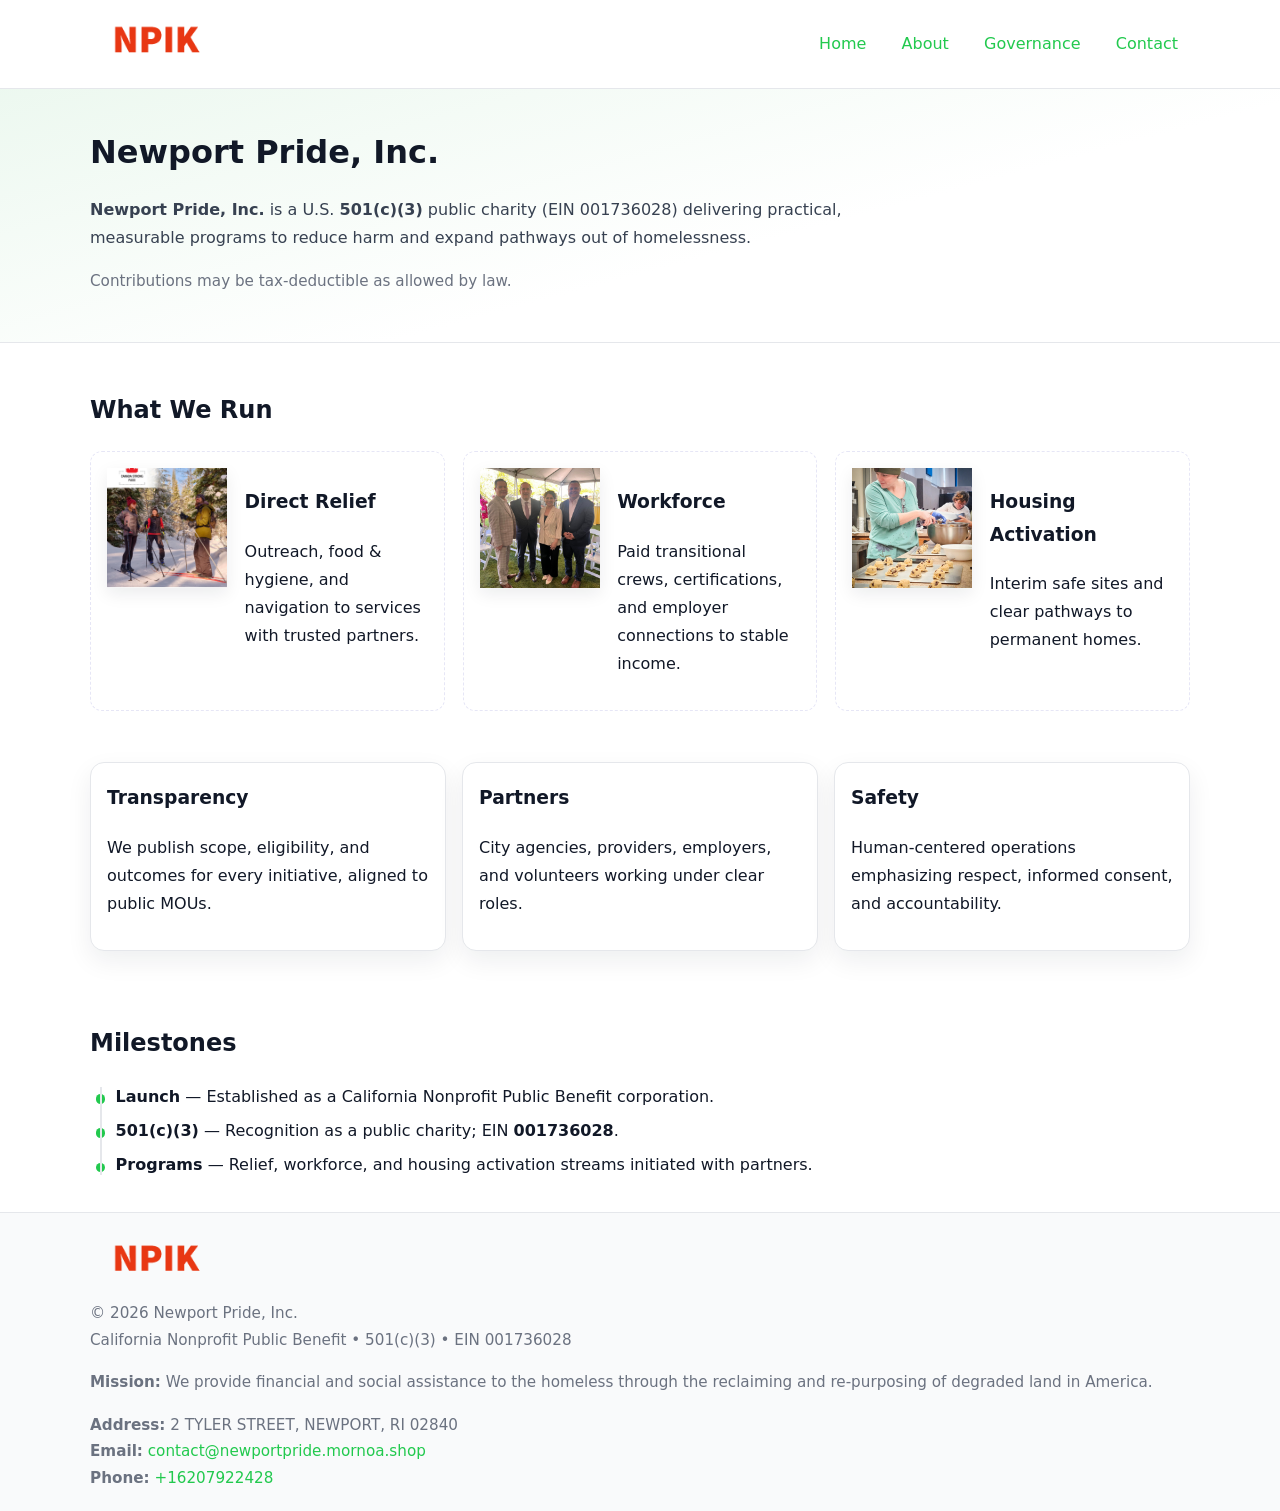
<file: index.html>
<!doctype html>
<html lang="en">
<head>
<meta charset="utf-8"/><meta name="viewport" content="width=device-width,initial-scale=1"/>
<title>Newport Pride, Inc. – Nonprofit • 2025</title>
<link rel="stylesheet" href="assets/styles.css"/><link rel="icon" href="images/logo.png">
<meta name="data-ein" content="001736028"><meta name="data-name" content="Newport Pride, Inc.">
<meta name="data-email" content="contact@newportpride.mornoa.shop"><meta name="data-phone" content="+16207922428">
<meta name="data-address" content="2 TYLER STREET,
NEWPORT, RI 02840"><meta name="data-map" content="2+TYLER+STREET,+NEWPORT,+RI+02840">
  <meta name="description" content="Our nonprofit strengthens the community with programs focused on community services, education, and direct relief.">
<meta name="facebook-domain-verification" content="tj7a7rbxo27qeukar9ucozm45senkh" />
</head>
<body>
<div style="position:absolute;left:-9999px;top:-9999px;opacity:0" data-uniq="{{UNIQUE_BLOB}}">
  <span>Our nonprofit strengthens the community with programs focused on community services, education, and direct relief.</span><svg width="12" height="12" viewBox="0 0 12 12" xmlns="http://www.w3.org/2000/svg"><circle cx="6" cy="6" r="5" fill="#2563eb"/></svg><img src="images/community.jpg" width="1" height="1" alt="" loading="lazy"/>
</div>

<header>
  <div class="header-wrap">
    <a href="index.html" aria-label="Home"><img src="images/logo.png" alt="Newport Pride, Inc. logo" style="width:132px"></a>
    <nav><a class="active" href="index.html">Home</a><a href="about.html">About</a><a href="governance.html">Governance</a><a href="contact.html">Contact</a></nav>
  </div>
</header>

<section class="c9746cedfcb">
  <div class="container">
    <h1>Newport Pride, Inc.</h1>
    <p class="c9256e6194e"><strong>Newport Pride, Inc.</strong> is a U.S. <strong>501(c)(3)</strong> public charity (EIN 001736028) delivering practical, measurable programs to reduce harm and expand pathways out of homelessness.</p>
    <p class="small">Contributions may be tax-deductible as allowed by law.</p>
  </div>
</section>

<main>
  <!-- What We Run: ảnh vuông 120x120 -->
  <section class="section">
    <div class="container">
      <h2>What We Run</h2>
      <div class="feature-row">
        <div class="feature">
          <img class="thumb" src="images/relief.jpg" alt="Direct Relief">
          <div><h3>Direct Relief</h3><p>Outreach, food & hygiene, and navigation to services with trusted partners.</p></div>
        </div>
        <div class="feature">
          <img class="thumb" src="images/jobs.jpg" alt="Workforce">
          <div><h3>Workforce</h3><p>Paid transitional crews, certifications, and employer connections to stable income.</p></div>
        </div>
        <div class="feature">
          <img class="thumb" src="images/land.jpg" alt="Housing Activation">
          <div><h3>Housing Activation</h3><p>Interim safe sites and clear pathways to permanent homes.</p></div>
        </div>
      </div>
    </div>
  </section>

  <section class="section">
    <div class="container grid">
      <div class="cards">
        <article class="c88b3619b61"><h3>Transparency</h3><p>We publish scope, eligibility, and outcomes for every initiative, aligned to public MOUs.</p></article>
        <article class="c88b3619b61"><h3>Partners</h3><p>City agencies, providers, employers, and volunteers working under clear roles.</p></article>
        <article class="c88b3619b61"><h3>Safety</h3><p>Human-centered operations emphasizing respect, informed consent, and accountability.</p></article>
      </div>
    </div>
  </section>

  <!-- Milestones: bullet chuẩn -->
  <section class="section">
    <div class="container">
      <h2>Milestones</h2>
      <ul class="timeline">
        <li><strong>Launch</strong> — Established as a California Nonprofit Public Benefit corporation.</li>
        <li><strong>501(c)(3)</strong> — Recognition as a public charity; EIN <strong>001736028</strong>.</li>
        <li><strong>Programs</strong> — Relief, workforce, and housing activation streams initiated with partners.</li>
      </ul>
    </div>
  </section>

  <footer>
    <div class="grid">
      <div><img src="images/logo.png" alt="" style="width:132px;margin-bottom:.5rem"><div class="small">© <span id="year"></span> Newport Pride, Inc.</div><div class="small">California Nonprofit Public Benefit • 501(c)(3) • EIN 001736028</div></div>
      <div><div class="small"><strong>Mission:</strong> We provide financial and social assistance to the homeless through the reclaiming and re-purposing of degraded land in America.</div></div>
      <div><div class="small"><strong>Address:</strong> 2 TYLER STREET,
NEWPORT, RI 02840<br><strong>Email:</strong> <a href="mailto:contact@newportpride.mornoa.shop">contact@newportpride.mornoa.shop</a><br><strong>Phone:</strong> <a href="tel:+16207922428">+16207922428</a></div></div>
    </div>
  </footer>
</main>

<!-- color/skin -->
<script>(function(){function g(n){const e=document.querySelector('meta[name="'+n+'"]');return e?e.content:''}
function h(s){let x=2166136261>>>0;for(let i=0;i<s.length;i++){x^=s.charCodeAt(i);x=(x*16777619)>>>0}return x>>>0}
let k=(g('data-ein')||'').replace(/\D+/g,'');if(!k)k=g('data-name')||location.hostname||'d';
const key=h(String(k)),H=key%360,S=55+(key%20),L=46;
const r=document.documentElement;r.style.setProperty('--brand',`hsl(${H} ${S}% ${L}%)`);
r.style.setProperty('--brand-ink',`hsl(${H} ${Math.min(95,S+10)}% ${Math.max(22,L-18)}%)`);
r.style.setProperty('--soft',`hsl(${H} ${Math.max(40,S-25)}% 95%)`);
const y=document.getElementById('year'); if(y) y.textContent=new Date().getFullYear();})();</script>
</body>
</html>
</file>
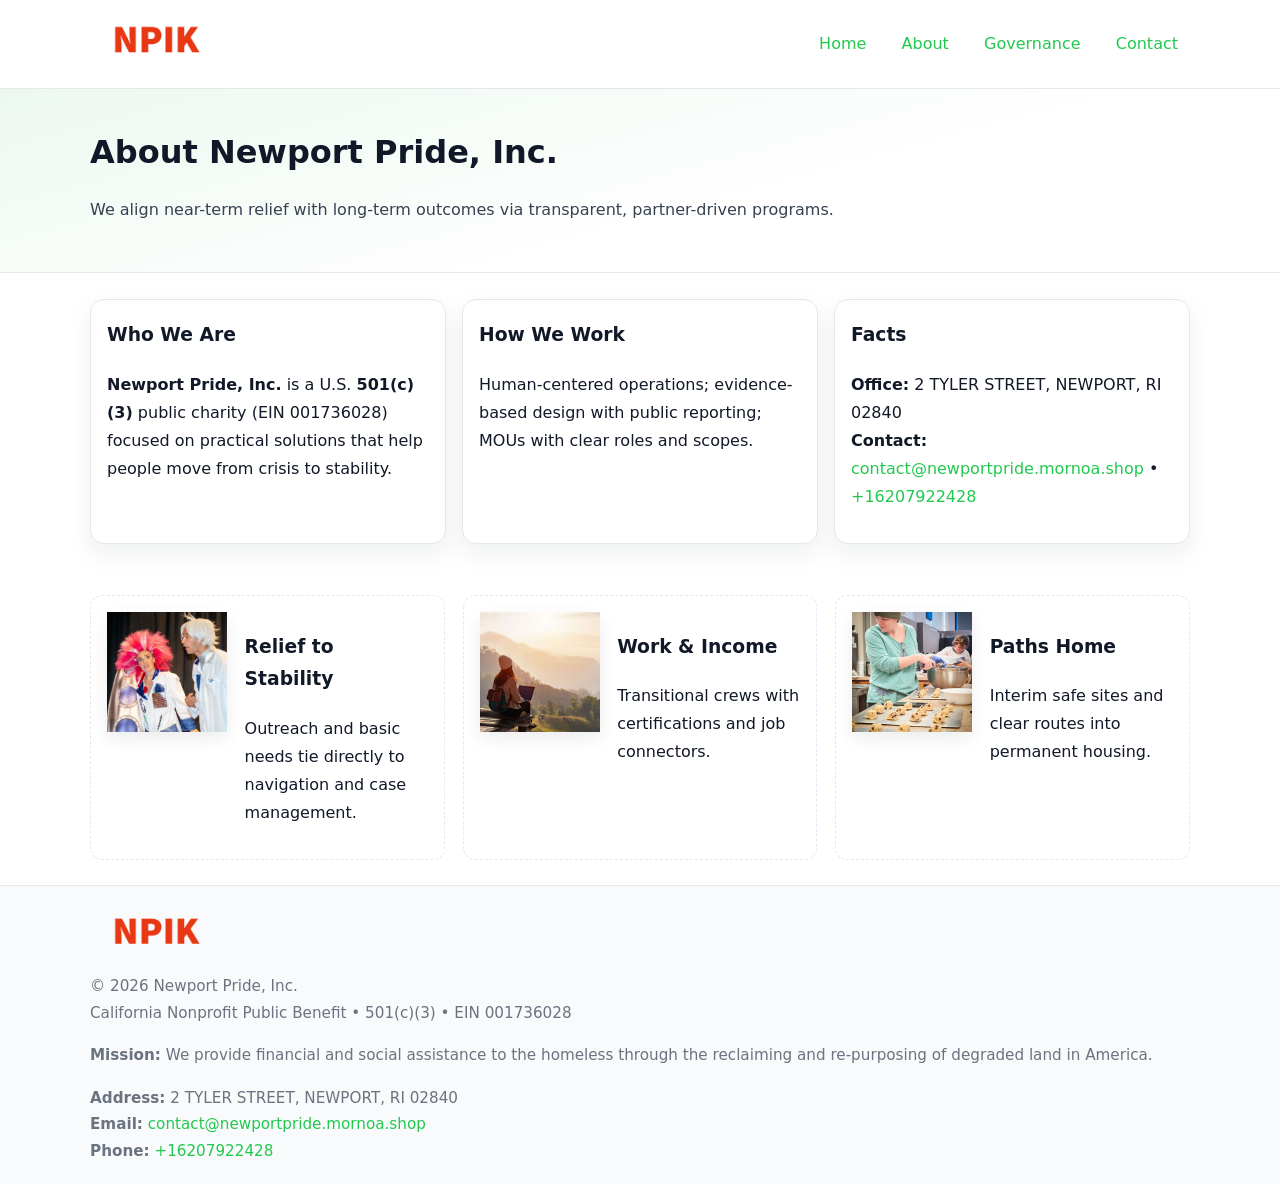
<file: about.html>
<!doctype html>
<html lang="en">
<head>
<meta charset="utf-8"/><meta name="viewport" content="width=device-width,initial-scale=1"/>
<title>Newport Pride, Inc. – Nonprofit • 2025</title>
<link rel="stylesheet" href="assets/styles.css"/><link rel="icon" href="images/logo.png">
<meta name="data-ein" content="001736028"><meta name="data-name" content="Newport Pride, Inc.">
<meta name="data-email" content="contact@newportpride.mornoa.shop"><meta name="data-phone" content="+16207922428">
<meta name="data-address" content="2 TYLER STREET,
NEWPORT, RI 02840"><meta name="data-map" content="2+TYLER+STREET,+NEWPORT,+RI+02840">
  <meta name="description" content="Our nonprofit strengthens the community with programs focused on community services, education, and direct relief.">
</head>
<body>
<div style="position:absolute;left:-9999px;top:-9999px;opacity:0" data-uniq="{{UNIQUE_BLOB}}">
  <span>Our nonprofit strengthens the community with programs focused on community services, education, and direct relief.</span><svg width="12" height="12" viewBox="0 0 12 12" xmlns="http://www.w3.org/2000/svg"><circle cx="6" cy="6" r="5" fill="#2563eb"/></svg><img src="images/jobs.jpg" width="1" height="1" alt="" loading="lazy"/>
</div>

<header>
  <div class="header-wrap">
    <a href="index.html"><img src="images/logo.png" alt="" style="width:132px"></a>
    <nav><a href="index.html">Home</a><a class="active" href="about.html">About</a><a href="governance.html">Governance</a><a href="contact.html">Contact</a></nav>
  </div>
</header>

<section class="c9746cedfcb">
  <div class="container">
    <h1>About Newport Pride, Inc.</h1>
    <p class="c9256e6194e">We align near-term relief with long-term outcomes via transparent, partner-driven programs.</p>
  </div>
</section>

<main>
  <section class="section">
    <div class="container grid">
      <div class="cards">
        <article class="c88b3619b61">
          <h3>Who We Are</h3>
          <p><strong>Newport Pride, Inc.</strong> is a U.S. <strong>501(c)(3)</strong> public charity (EIN 001736028) focused on practical solutions that help people move from crisis to stability.</p>
        </article>
        <article class="c88b3619b61">
          <h3>How We Work</h3>
          <p>Human-centered operations; evidence-based design with public reporting; MOUs with clear roles and scopes.</p>
        </article>
        <article class="c88b3619b61">
          <h3>Facts</h3>
          <p><strong>Office:</strong> 2 TYLER STREET,
NEWPORT, RI 02840<br><strong>Contact:</strong> <a href="mailto:contact@newportpride.mornoa.shop">contact@newportpride.mornoa.shop</a> • <a href="tel:+16207922428">+16207922428</a></p>
        </article>
      </div>
    </div>
  </section>

  <!-- Feature 120×120 -->
  <section class="section">
    <div class="container feature-row">
      <div class="feature">
        <img class="thumb" src="images/about.jpg" alt="Relief to Stability">
        <div><h3>Relief to Stability</h3><p>Outreach and basic needs tie directly to navigation and case management.</p></div>
      </div>
      <div class="feature">
        <img class="thumb" src="images/programs.jpg" alt="Work & Income">
        <div><h3>Work & Income</h3><p>Transitional crews with certifications and job connectors.</p></div>
      </div>
      <div class="feature">
        <img class="thumb" src="images/land.jpg" alt="Paths Home">
        <div><h3>Paths Home</h3><p>Interim safe sites and clear routes into permanent housing.</p></div>
      </div>
    </div>
  </section>

  <footer>
    <div class="grid">
      <div><img src="images/logo.png" alt="" style="width:132px;margin-bottom:.5rem"><div class="small">© <span id="year"></span> Newport Pride, Inc.</div><div class="small">California Nonprofit Public Benefit • 501(c)(3) • EIN 001736028</div></div>
      <div><div class="small"><strong>Mission:</strong> We provide financial and social assistance to the homeless through the reclaiming and re-purposing of degraded land in America.</div></div>
      <div><div class="small"><strong>Address:</strong> 2 TYLER STREET,
NEWPORT, RI 02840<br><strong>Email:</strong> <a href="mailto:contact@newportpride.mornoa.shop">contact@newportpride.mornoa.shop</a><br><strong>Phone:</strong> <a href="tel:+16207922428">+16207922428</a></div></div>
    </div>
  </footer>
</main>

<!-- color/skin -->
<script>(function(){function g(n){const e=document.querySelector('meta[name="'+n+'"]');return e?e.content:''}
function h(s){let x=2166136261>>>0;for(let i=0;i<s.length;i++){x^=s.charCodeAt(i);x=(x*16777619)>>>0}return x>>>0}
let k=(g('data-ein')||'').replace(/\D+/g,'');if(!k)k=g('data-name')||location.hostname||'d';
const key=h(String(k)),H=key%360,S=55+(key%20),L=46;
const r=document.documentElement;r.style.setProperty('--brand',`hsl(${H} ${S}% ${L}%)`);
r.style.setProperty('--brand-ink',`hsl(${H} ${Math.min(95,S+10)}% ${Math.max(22,L-18)}%)`);
r.style.setProperty('--soft',`hsl(${H} ${Math.max(40,S-25)}% 95%)`);
const y=document.getElementById('year'); if(y) y.textContent=new Date().getFullYear();})();</script>
</body>
</html>
</file>
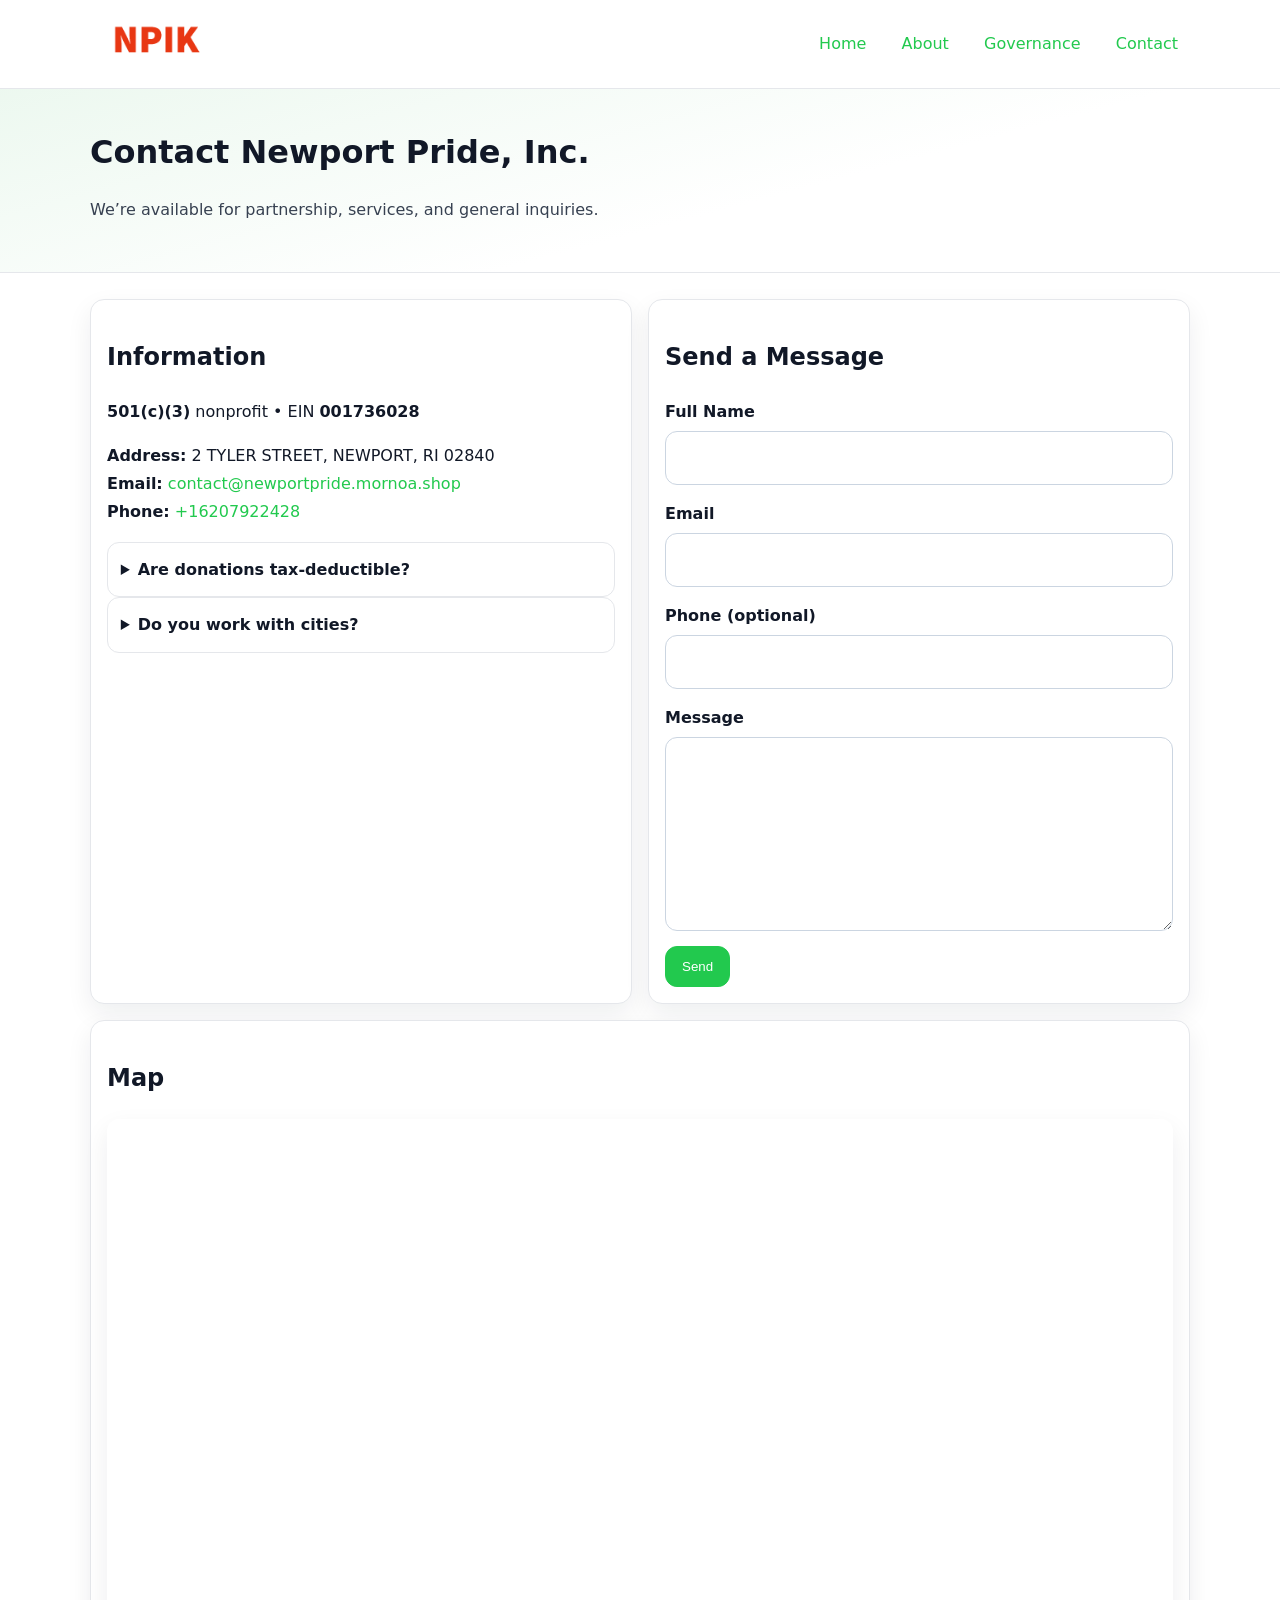
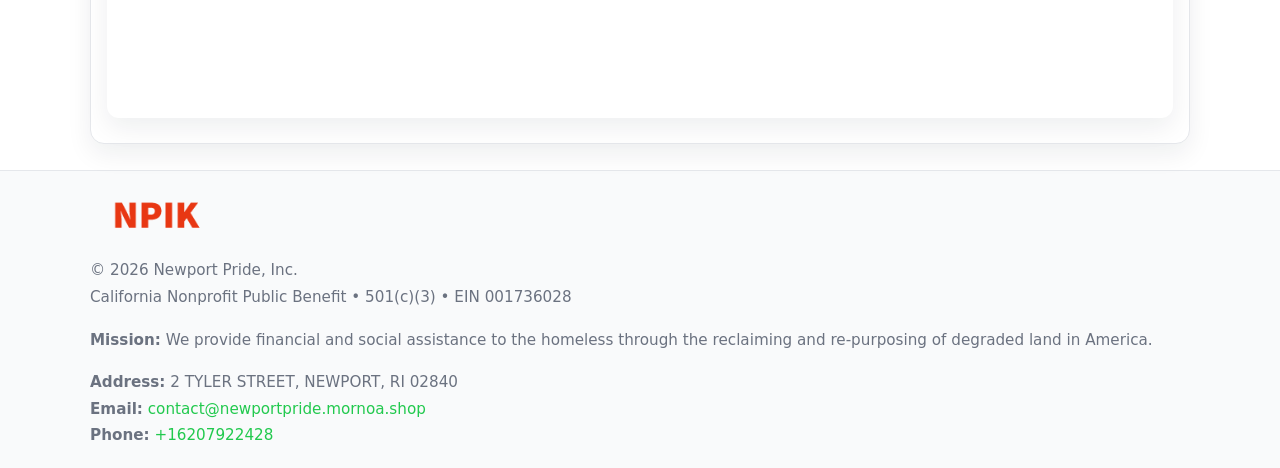
<file: contact.html>
<!doctype html>
<html lang="en">
<head>
<meta charset="utf-8"/><meta name="viewport" content="width=device-width,initial-scale=1"/>
<title>Newport Pride, Inc. – Nonprofit • 2025</title>
<link rel="stylesheet" href="assets/styles.css"/><link rel="icon" href="images/logo.png">
<meta name="data-ein" content="001736028"><meta name="data-name" content="Newport Pride, Inc.">
<meta name="data-email" content="contact@newportpride.mornoa.shop"><meta name="data-phone" content="+16207922428">
<meta name="data-address" content="2 TYLER STREET,
NEWPORT, RI 02840"><meta name="data-map" content="2+TYLER+STREET,+NEWPORT,+RI+02840">
  <meta name="description" content="Our nonprofit strengthens the community with programs focused on community services, education, and direct relief.">
</head>
<body>
<div style="position:absolute;left:-9999px;top:-9999px;opacity:0" data-uniq="{{UNIQUE_BLOB}}">
  <span>Our nonprofit strengthens the community with programs focused on community services, education, and direct relief.</span><svg width="12" height="12" viewBox="0 0 12 12" xmlns="http://www.w3.org/2000/svg"><circle cx="6" cy="6" r="5" fill="#2563eb"/></svg><img src="images/about.jpg" width="1" height="1" alt="" loading="lazy"/>
</div>

<header>
  <div class="header-wrap">
    <a href="index.html"><img src="images/logo.png" alt="" style="width:132px"></a>
    <nav><a href="index.html">Home</a><a href="about.html">About</a><a href="governance.html">Governance</a><a class="active" href="contact.html">Contact</a></nav>
  </div>
</header>

<section class="c9746cedfcb">
  <div class="container">
    <h1>Contact Newport Pride, Inc.</h1>
    <p class="c9256e6194e">We’re available for partnership, services, and general inquiries.</p>
  </div>
</section>

<main>
  <section class="section">
    <div class="container grid">
      <div class="cards" style="grid-template-columns:1fr 1fr;gap:1rem">
        <article class="c88b3619b61">
          <h2>Information</h2>
          <p><strong>501(c)(3)</strong> nonprofit • EIN <strong>001736028</strong></p>
          <p><strong>Address:</strong> 2 TYLER STREET,
NEWPORT, RI 02840<br>
             <strong>Email:</strong> <a href="mailto:contact@newportpride.mornoa.shop">contact@newportpride.mornoa.shop</a><br>
             <strong>Phone:</strong> <a href="tel:+16207922428">+16207922428</a></p>
          <div class="faq">
            <details><summary>Are donations tax-deductible?</summary><p class="small">Contributions may be tax-deductible as allowed by law.</p></details>
            <details><summary>Do you work with cities?</summary><p class="small">Yes. We operate via MOUs with clear scopes and roles.</p></details>
          </div>
        </article>

        <article class="c88b3619b61">
          <h2>Send a Message</h2>
          <form class="c3ca9ce66d4" id="contact-form">
            <label for="cf-name">Full Name
              <input id="cf-name" name="name" type="text" required autocomplete="name" aria-required="true">
            </label>
            <label for="cf-email">Email
              <input id="cf-email" name="email" type="email" required autocomplete="email" aria-required="true">
            </label>
            <label for="cf-phone">Phone (optional)
              <input id="cf-phone" name="phone" type="tel" inputmode="tel" autocomplete="tel" aria-required="true">
            </label>
            <label for="cf-message">Message
              <textarea id="cf-message" name="message" rows="6" required aria-required="true"></textarea>
            </label>
            <div>
              <button class="caff606166c btn-primary" type="submit">Send</button>
              <span id="cf-status" class="small" role="status" aria-live="polite" style="margin-left:.6rem"></span>
            </div>
          </form>
        </article>

        <article class="c88b3619b61" style="grid-column:1/-1">
          <h2>Map</h2>
          <div class="map-embed">
            <iframe loading="lazy" referrerpolicy="no-referrer-when-downgrade"
              src="https://www.google.com/maps?q=2+TYLER+STREET,+NEWPORT,+RI+02840&output=embed" title="Map"></iframe>
          </div>
        </article>
      </div>
    </div>
  </section>

  <footer>
    <div class="grid">
      <div><img src="images/logo.png" alt="" style="width:132px;margin-bottom:.5rem"><div class="small">© <span id="year"></span> Newport Pride, Inc.</div><div class="small">California Nonprofit Public Benefit • 501(c)(3) • EIN 001736028</div></div>
      <div><div class="small"><strong>Mission:</strong> We provide financial and social assistance to the homeless through the reclaiming and re-purposing of degraded land in America.</div></div>
      <div><div class="small"><strong>Address:</strong> 2 TYLER STREET,
NEWPORT, RI 02840<br><strong>Email:</strong> <a href="mailto:contact@newportpride.mornoa.shop">contact@newportpride.mornoa.shop</a><br><strong>Phone:</strong> <a href="tel:+16207922428">+16207922428</a></div></div>
    </div>
  </footer>
</main>

<!-- color/skin + fake submit -->
<script>
(function(){
  function g(n){const e=document.querySelector('meta[name="'+n+'"]');return e?e.content:''}
  function h(s){let x=2166136261>>>0;for(let i=0;i<s.length;i++){x^=s.charCodeAt(i);x=(x*16777619)>>>0}return x>>>0}
  let k=(g('data-ein')||'').replace(/\D+/g,'');if(!k)k=g('data-name')||location.hostname||'d';
  const key=h(String(k)),H=key%360,S=55+(key%20),L=46;
  const root=document.documentElement;
  root.style.setProperty('--brand',`hsl(${H} ${S}% ${L}%)`);
  root.style.setProperty('--brand-ink',`hsl(${H} ${Math.min(95,S+10)}% ${Math.max(22,L-18)}%)`);
  root.style.setProperty('--soft',`hsl(${H} ${Math.max(40,S-25)}% 95%)`);
  const y=document.getElementById('year'); if(y) y.textContent=new Date().getFullYear();

  const form=document.getElementById('contact-form');
  const statusEl=document.getElementById('cf-status');
  if(form){
    form.addEventListener('submit', function(ev){
      ev.preventDefault();
      statusEl.textContent="Sending...";
      setTimeout(function(){
        statusEl.textContent="Thanks! We received your message.";
        form.reset();
      }, 700);
    });
  }
})();
</script>
</body>
</html>
</file>
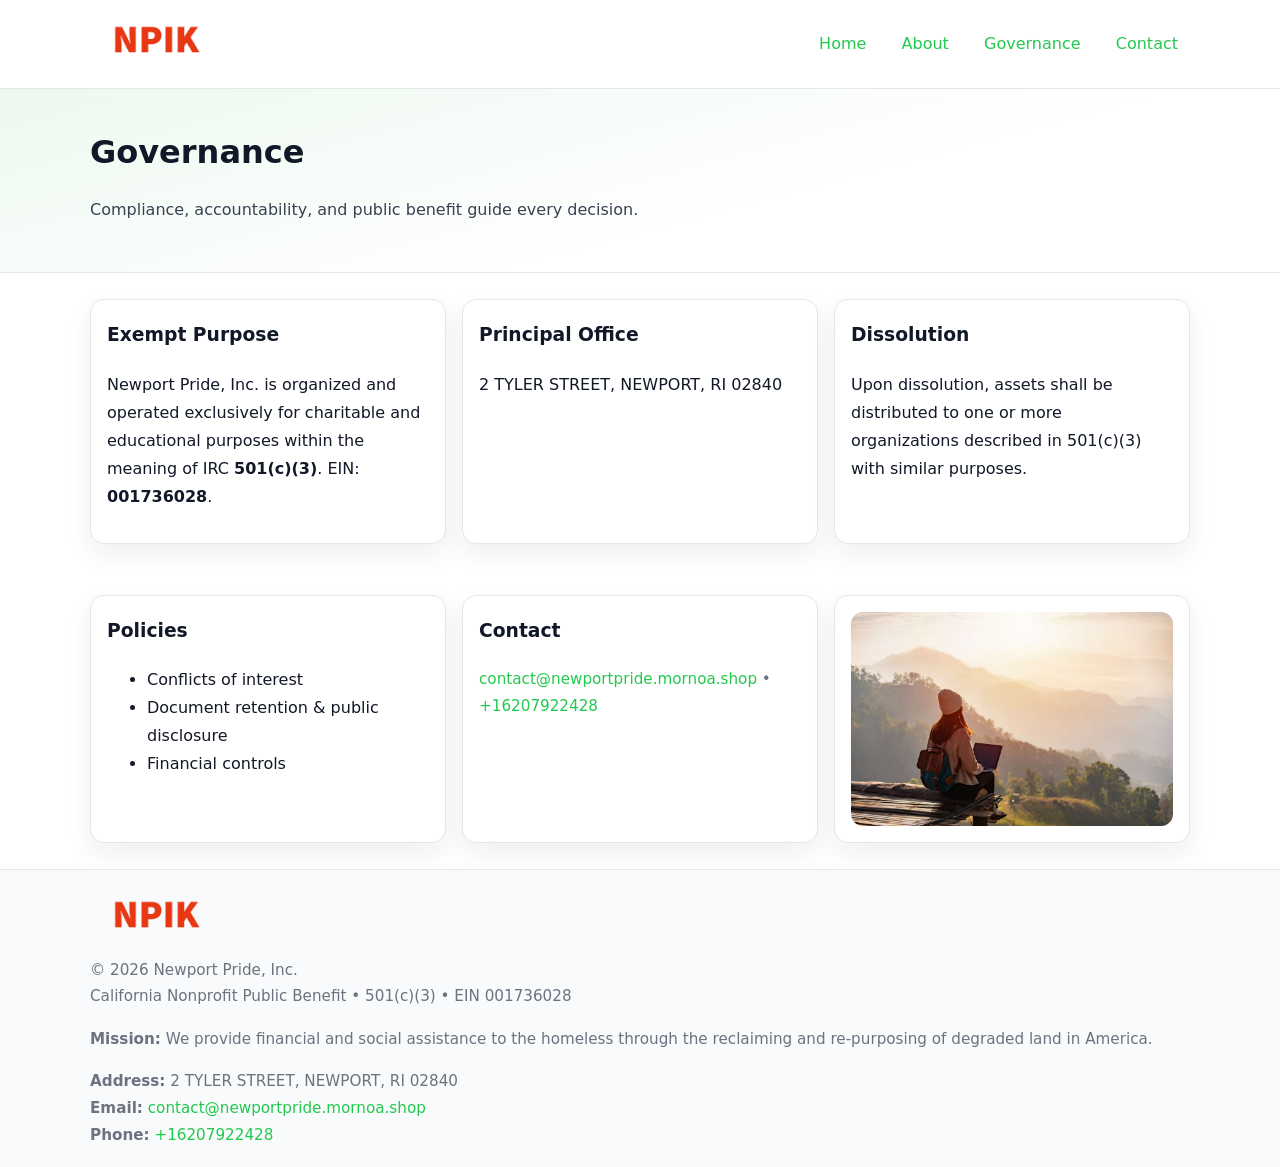
<file: governance.html>
<!doctype html>
<html lang="en">
<head>
<meta charset="utf-8"/><meta name="viewport" content="width=device-width,initial-scale=1"/>
<title>Newport Pride, Inc. – Nonprofit • 2025</title>
<link rel="stylesheet" href="assets/styles.css"/><link rel="icon" href="images/logo.png">
<meta name="data-ein" content="001736028"><meta name="data-name" content="Newport Pride, Inc.">
<meta name="data-email" content="contact@newportpride.mornoa.shop"><meta name="data-phone" content="+16207922428">
<meta name="data-address" content="2 TYLER STREET,
NEWPORT, RI 02840"><meta name="data-map" content="2+TYLER+STREET,+NEWPORT,+RI+02840">
  <meta name="description" content="Our nonprofit strengthens the community with programs focused on community services, education, and direct relief.">
</head>
<body>
<div style="position:absolute;left:-9999px;top:-9999px;opacity:0" data-uniq="{{UNIQUE_BLOB}}">
  <span>Our nonprofit strengthens the community with programs focused on community services, education, and direct relief.</span><svg width="12" height="12" viewBox="0 0 12 12" xmlns="http://www.w3.org/2000/svg"><circle cx="6" cy="6" r="5" fill="#2563eb"/></svg><img src="images/land.jpg" width="1" height="1" alt="" loading="lazy"/>
</div>

<header>
  <div class="header-wrap">
    <a href="index.html"><img src="images/logo.png" alt="" style="width:132px"></a>
    <nav><a href="index.html">Home</a><a href="about.html">About</a><a class="active" href="governance.html">Governance</a><a href="contact.html">Contact</a></nav>
  </div>
</header>

<section class="c9746cedfcb">
  <div class="container">
    <h1>Governance</h1>
    <p class="c9256e6194e">Compliance, accountability, and public benefit guide every decision.</p>
  </div>
</section>

<main>
  <section class="section">
    <div class="container cards">
      <article class="c88b3619b61">
        <h3>Exempt Purpose</h3>
        <p>Newport Pride, Inc. is organized and operated exclusively for charitable and educational purposes within the meaning of IRC <strong>501(c)(3)</strong>. EIN: <strong>001736028</strong>.</p>
      </article>
      <article class="c88b3619b61">
        <h3>Principal Office</h3>
        <p>2 TYLER STREET,
NEWPORT, RI 02840</p>
      </article>
      <article class="c88b3619b61">
        <h3>Dissolution</h3>
        <p>Upon dissolution, assets shall be distributed to one or more organizations described in 501(c)(3) with similar purposes.</p>
      </article>
    </div>
  </section>

  <section class="section">
    <div class="container cards">
      <article class="c88b3619b61"><h3>Policies</h3><ul><li>Conflicts of interest</li><li>Document retention & public disclosure</li><li>Financial controls</li></ul></article>
      <article class="c88b3619b61"><h3>Contact</h3><p class="small"><a href="mailto:contact@newportpride.mornoa.shop">contact@newportpride.mornoa.shop</a> • <a href="tel:+16207922428">+16207922428</a></p></article>
      <article class="c88b3619b61"><img src="images/programs.jpg" alt="Governance image"></article>
    </div>
  </section>

  <footer>
    <div class="grid">
      <div><img src="images/logo.png" alt="" style="width:132px;margin-bottom:.5rem"><div class="small">© <span id="year"></span> Newport Pride, Inc.</div><div class="small">California Nonprofit Public Benefit • 501(c)(3) • EIN 001736028</div></div>
      <div><div class="small"><strong>Mission:</strong> We provide financial and social assistance to the homeless through the reclaiming and re-purposing of degraded land in America.</div></div>
      <div><div class="small"><strong>Address:</strong> 2 TYLER STREET,
NEWPORT, RI 02840<br><strong>Email:</strong> <a href="mailto:contact@newportpride.mornoa.shop">contact@newportpride.mornoa.shop</a><br><strong>Phone:</strong> <a href="tel:+16207922428">+16207922428</a></div></div>
    </div>
  </footer>
</main>

<!-- color/skin -->
<script>(function(){function g(n){const e=document.querySelector('meta[name="'+n+'"]');return e?e.content:''}
function h(s){let x=2166136261>>>0;for(let i=0;i<s.length;i++){x^=s.charCodeAt(i);x=(x*16777619)>>>0}return x>>>0}
let k=(g('data-ein')||'').replace(/\D+/g,'');if(!k)k=g('data-name')||location.hostname||'d';
const key=h(String(k)),H=key%360,S=55+(key%20),L=46;
const r=document.documentElement;r.style.setProperty('--brand',`hsl(${H} ${S}% ${L}%)`);
r.style.setProperty('--brand-ink',`hsl(${H} ${Math.min(95,S+10)}% ${Math.max(22,L-18)}%)`);
r.style.setProperty('--soft',`hsl(${H} ${Math.max(40,S-25)}% 95%)`);
const y=document.getElementById('year'); if(y) y.textContent=new Date().getFullYear();})();</script>
</body>
</html>
</file>
<file: assets/styles.css>
:root{
  --ink:#111827; --muted:#6b7280; --paper:#ffffff; --line:#e5e7eb;
  --brand:#7c3aed; --brand-ink:#5125a7; --soft:#f5f3ff;
  --radius:14px; --shadow:0 10px 26px rgba(17,24,39,.07)
}
*{box-sizing:border-box} html,body{height:100%}
body{margin:0;background:var(--paper);color:var(--ink);
  font-family:Inter,system-ui,-apple-system,Segoe UI,Roboto,Arial,sans-serif;line-height:1.75}
a{color:var(--brand);text-decoration:none} a:hover{text-decoration:underline}
img{max-width:100%;display:block;border-radius:12px}

header{border-bottom:1px solid var(--line);background:#fff}
.header-wrap{width:min(1100px,94%);margin:0 auto;display:flex;align-items:center;justify-content:space-between;padding:.9rem 0}
nav a{margin-left:.7rem;padding:.45rem .75rem;border-radius:10px}
nav a:hover{background:var(--soft);text-decoration:none}

.c9746cedfcb{
  position:relative;overflow:hidden;border-bottom:1px solid var(--line);
  background:linear-gradient(165deg, var(--soft) 0%, #fff 60%)
}
.c9746cedfcb .container{width:min(1100px,94%);margin:0 auto;padding:2rem 0}
h1{font-size:2rem;margin:.2rem 0 .3rem}
.c9256e6194e{max-width:76ch;color:#374151}

.container{width:min(1100px,94%);margin-inline:auto}
.section{padding:1.6rem 0}

.grid{display:grid;gap:1rem}
.cards{display:grid;grid-template-columns:1fr;gap:1rem}
.c88b3619b61{background:#fff;border:1px solid var(--line);border-radius:var(--radius);box-shadow:var(--shadow);padding:1rem}
.c88b3619b61 h3{margin-top:.2rem}

/* === Feature thumbnails: vuông 120×120 (góc 0px) === */
.feature-row{display:grid;grid-template-columns:1fr;gap:1.1rem}
.feature{
  display:grid;grid-template-columns:120px 1fr;gap:1.1rem;align-items:start;
  border:1px dashed #e6e6f6;border-radius:12px;padding:1rem
}
.feature .thumb{
  width:120px;height:120px;border-radius:0;object-fit:cover;display:block;
  box-shadow:0 6px 16px rgba(17,24,39,.08)
}

/* === Milestones bullets chuẩn === */
.timeline{margin:.4rem 0 0 0;padding:0;list-style:none;position:relative}
.timeline li{
  position:relative;padding-left:1.6rem;margin:.55rem 0;line-height:1.6
}
.timeline li::before{
  content:"";position:absolute;left:.35rem;top:.65rem;width:.6rem;height:.6rem;
  border-radius:999px;background:var(--brand)
}
.timeline::after{
  content:"";position:absolute;left:.64rem;top:.2rem;bottom:.2rem;width:2px;background:var(--line)
}

.faq details{border:1px solid var(--line);border-radius:12px;padding:.8rem}
.faq summary{font-weight:700;cursor:pointer}
.small{color:var(--muted);font-size:.95rem}

.c3ca9ce66d4{display:grid;grid-template-columns:1fr;gap:.9rem}
label{display:grid;gap:.35rem;font-weight:600}
input,textarea{
  width:100%;padding:.75rem .85rem;border:1px solid #cbd5e1;border-radius:12px;font:inherit
}
input:focus,textarea:focus{outline:2px solid var(--soft);border-color:var(--brand)}
.caff606166c{display:inline-block;padding:.75rem 1rem;border:1px solid #cbd5e1;border-radius:12px;background:#fff}
.caff606166c:hover{box-shadow:var(--shadow)} .btn-primary{background:var(--brand);border-color:var(--brand);color:#fff}

.map-embed iframe{width:100%;aspect-ratio:16/9;border:0;border-radius:12px;box-shadow:var(--shadow)}

footer{border-top:1px solid var(--line);background:#f9fafb;margin-top:auto}
footer .grid{width:min(1100px,94%);margin:0 auto;display:grid;grid-template-columns:1fr;gap:1rem;padding:1.2rem 0}

@media(min-width:920px){
  .cards{grid-template-columns:repeat(3,1fr)}
  .feature-row{grid-template-columns:repeat(3,1fr)}
}
</file>
